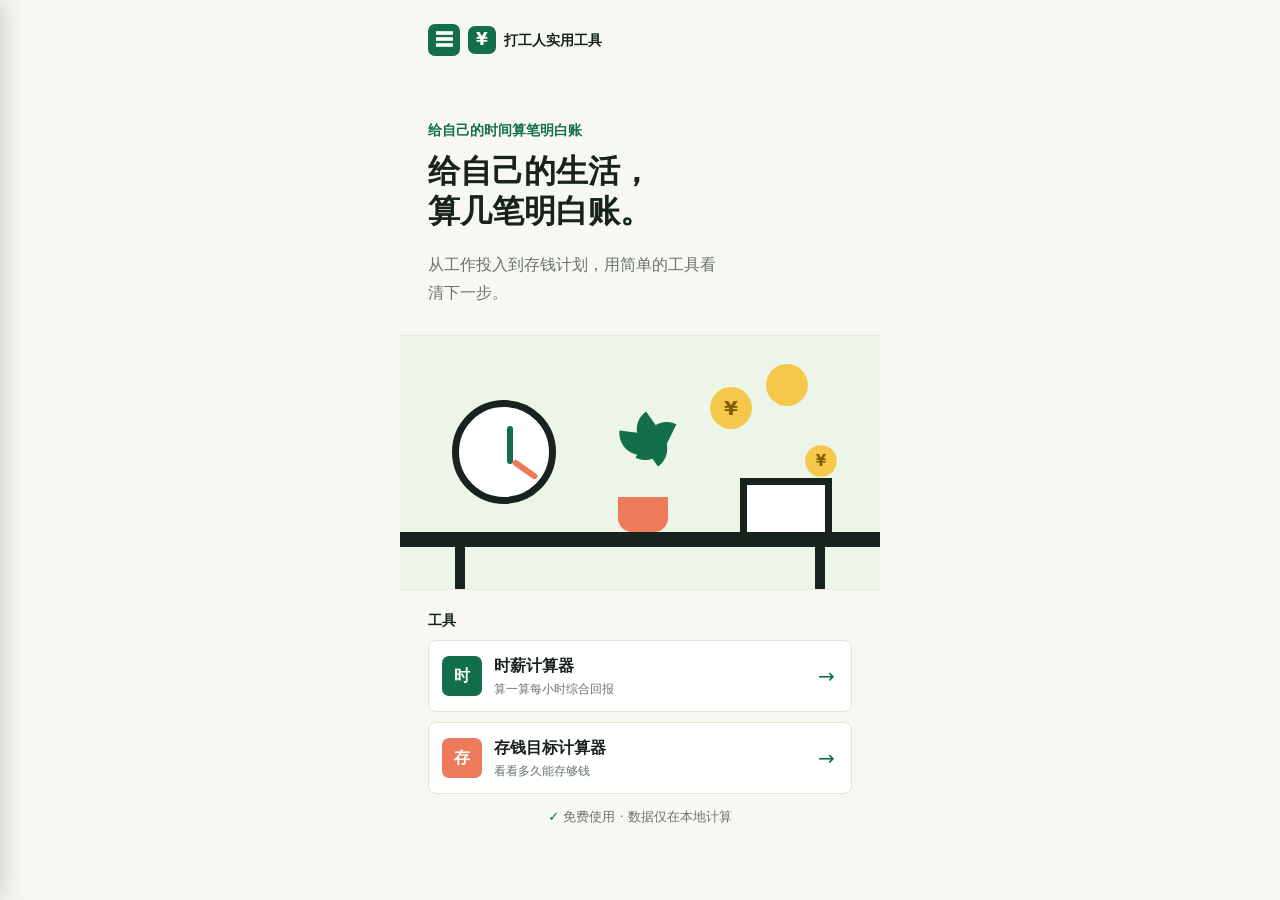
<file: index.html>
<!doctype html>
<html lang="zh-CN">
  <head>
    <meta charset="UTF-8" />
    <meta name="viewport" content="width=device-width, initial-scale=1.0, viewport-fit=cover" />
    <meta name="theme-color" content="#f7f8f2" />
    <meta name="description" content="在当前设备浏览器内算一算你的每小时综合投入回报。" />
    <title>打工人真实时薪计算器</title>
    <link rel="stylesheet" href="assets/styles.css" />
    <link rel="stylesheet" href="assets/compatibility.css" />
    <link rel="stylesheet" href="assets/drawer.css" />
  </head>
  <body>
    <main class="app-shell">
      <section class="view is-active home-view" data-view="home" aria-labelledby="home-title">
        <div class="brand-lockup"><button class="drawer-button" type="button" data-action="drawer-open" aria-label="打开工具栏" aria-expanded="false">☰</button><span class="brand-mark" aria-hidden="true">¥</span><span>打工人实用工具</span></div>
        <div class="hero-copy">
          <p class="eyebrow">给自己的时间算笔明白账</p>
          <h1 id="home-title">给自己的生活，<br />算几笔明白账。</h1>
          <p>从工作投入到存钱计划，用简单的工具看清下一步。</p>
        </div>
        <div class="hero-graphic" aria-hidden="true">
          <div class="sun"></div><div class="coin coin-one">¥</div><div class="coin coin-two">¥</div>
          <div class="clock"><span></span><i></i></div><div class="plant"><b></b><b></b><b></b></div>
          <div class="desk"><span></span></div>
        </div>
        <div class="home-actions">
          <p class="tool-list-title">工具</p>
          <div class="tool-list" aria-label="工具列表">
            <button class="tool-entry" type="button" data-action="hourly-form"><span class="tool-entry-icon" aria-hidden="true">时</span><span><b>时薪计算器</b><small>算一算每小时综合回报</small></span><i aria-hidden="true">→</i></button>
            <button class="tool-entry" type="button" data-action="savings-form"><span class="tool-entry-icon tool-entry-icon-savings" aria-hidden="true">存</span><span><b>存钱目标计算器</b><small>看看多久能存够钱</small></span><i aria-hidden="true">→</i></button>
          </div>
          <p class="privacy-note"><span aria-hidden="true">✓</span> 免费使用 · 数据仅在本地计算</p>
        </div>
      </section>

      <section class="view form-view" data-view="form" aria-labelledby="form-title" hidden>
        <header class="page-header"><button class="icon-button" type="button" data-action="drawer-open" aria-label="打开工具栏" aria-expanded="false">☰</button><p class="step">填写 6 项信息</p></header>
        <div class="page-intro"><p class="eyebrow">慢慢填，不着急</p><h1 id="form-title">先告诉我你的<br />工作情况</h1><p>所有数据都只在这台设备上计算。</p></div>
        <form id="calculator-form" novalidate>
          <div class="field-list">
            <label class="field"><span class="field-title">月收入</span><span class="input-wrap"><input name="monthlyIncome" type="number" min="0" max="100000" step="0.01" inputmode="decimal" value="3000" required /><em>元/月</em></span><small>按你想比较的税前或税后口径填写即可。</small><span class="field-error" data-error-for="monthlyIncome"></span></label>
            <label class="field"><span class="field-title">每月工作天数</span><span class="input-wrap"><input name="workDays" type="number" min="1" max="31" step="1" inputmode="numeric" value="22" required /><em>天/月</em></span><small>用于估算月度时间与按天支出。</small><span class="field-error" data-error-for="workDays"></span></label>
            <label class="field"><span class="field-title">每天工作时长</span><span class="input-wrap"><input name="dailyWorkHours" type="number" min="1" max="24" step="0.1" inputmode="decimal" value="8" required /><em>小时/天</em></span><small>只计算实际工作时间，不包括吃饭和休息。</small><span class="field-error" data-error-for="dailyWorkHours"></span></label>
            <label class="field"><span class="field-title">每天通勤时间</span><span class="input-wrap"><input name="dailyCommuteHours" type="number" min="0" max="10" step="0.1" inputmode="decimal" value="1" required /><em>小时/天</em></span><small>上下班往返总时间，可以填 0。</small><span class="field-error" data-error-for="dailyCommuteHours"></span></label>
            <label class="field"><span class="field-title">每天工作相关支出</span><span class="input-wrap"><input name="dailyWorkExpense" type="number" min="0" step="0.01" inputmode="decimal" value="20" required /><em>元/天</em></span><small>例如工作期间吃饭、交通、停车等。</small><span class="field-error" data-error-for="dailyWorkExpense"></span></label>
            <label class="field"><span class="field-title">每月住宿成本</span><span class="input-wrap"><input name="monthlyHousingCost" type="number" min="0" step="0.01" inputmode="decimal" value="500" required /><em>元/月</em></span><small>如住宿与工作无关，可以填写 0。</small><span class="field-error" data-error-for="monthlyHousingCost"></span></label>
          </div>
          <button class="button button-primary" type="submit">计算我的真实时薪 <span aria-hidden="true">→</span></button>
        </form>
      </section>

      <section class="view results-view" data-view="results" aria-labelledby="results-title" hidden>
        <header class="page-header"><button class="icon-button" type="button" data-action="drawer-open" aria-label="打开工具栏" aria-expanded="false">☰</button><p class="step">你的计算结果</p></header>
        <div class="results-intro"><p class="eyebrow">看见投入，也看见自己</p><h1 id="results-title">这是一份属于你的<br />投入参考</h1></div>
        <article class="hero-result"><p>每小时综合回报参考</p><strong data-result="comprehensiveHourlyRate">¥0.00</strong><span>/ 小时</span><div class="result-divider"></div><p class="hero-result-copy">按你填写的情况估算，你每投入一小时，综合回报约为 <b data-result="comprehensiveHourlyRateCopy">¥0.00 / 小时</b>。这份结果帮你看见时间和成本的投入，不定义你的价值。</p></article>
        <section class="tip-section" aria-label="参考提示"><span class="tip-icon" aria-hidden="true">✦</span><p data-result="message"></p><small>每一份工作都有不容易的地方。这是根据已填写数据生成的参考，不评价你的工作或选择。</small></section>
        <section class="metrics-section" aria-labelledby="metrics-title"><div class="section-heading"><h2 id="metrics-title">这笔账是这样算的</h2><span>按月估算</span></div><div class="metrics-grid">
          <article class="metric"><p>月收入</p><strong data-result="monthlyIncome"></strong></article><article class="metric"><p>实际工作时间</p><strong data-result="monthlyWorkHours"></strong></article>
          <article class="metric"><p>通勤时间</p><strong data-result="monthlyCommuteHours"></strong></article><article class="metric"><p>总投入时间</p><strong data-result="monthlyTotalHours"></strong></article>
          <article class="metric"><p>工作相关支出</p><strong data-result="monthlyWorkCost"></strong></article><article class="metric"><p>名义时薪</p><strong data-result="nominalHourlyRate"></strong></article>
          <article class="metric metric-highlight"><p>综合时薪</p><strong data-result="comprehensiveHourlyRateSmall"></strong></article>
        </div></section>
        <section class="yearly-insight"><span class="calendar-icon" aria-hidden="true">12</span><div><p>一年投入在工作上的时间</p><strong><span data-result="annualTotalHours"></span> 小时 · 约 <span data-result="equivalentDays"></span> 天</strong><small>如果把这些时间连续放在一起，大约相当于 <span data-result="equivalentDaysCopy"></span> 天。看见这些投入，也是在认真看见自己的努力。</small></div></section>
        <aside class="disclaimer">以上结果仅根据你填写的数据进行估算，不代表法律意义上的工资、劳动报酬或税务结果。本工具不会上传你的输入数据，计算在当前设备本地完成。</aside>
        <div class="result-actions"><button class="button button-secondary" type="button" data-action="form">重新计算</button><button class="button button-primary" type="button" data-action="share">分享我的结果 <span aria-hidden="true">↗</span></button></div><p class="share-status" aria-live="polite"></p>
      </section>

      <section class="view form-view" data-view="savings-form" aria-labelledby="savings-form-title" hidden>
        <header class="page-header"><button class="icon-button" type="button" data-action="drawer-open" aria-label="打开工具栏" aria-expanded="false">☰</button><p class="step">填写 3 项信息</p></header>
        <div class="page-intro"><p class="eyebrow">把目标拆成每个月</p><h1 id="savings-form-title">看看还要多久，<br />能存够这笔钱</h1><p>输入目标、已有存款和每月计划，结果会在这台设备上即时计算。</p></div>
        <form id="savings-form" novalidate>
          <div class="field-list">
            <label class="field"><span class="field-title">目标金额</span><span class="input-wrap"><input name="targetAmount" type="number" min="0.01" step="0.01" inputmode="decimal" value="10000" required /><em>元</em></span><small>想为自己存下的总金额。</small><span class="field-error" data-savings-error-for="targetAmount"></span></label>
            <label class="field"><span class="field-title">当前已有存款</span><span class="input-wrap"><input name="currentSavings" type="number" min="0" step="0.01" inputmode="decimal" value="3000" required /><em>元</em></span><small>已经为这个目标准备好的金额。</small><span class="field-error" data-savings-error-for="currentSavings"></span></label>
            <label class="field"><span class="field-title">每月计划存入金额</span><span class="input-wrap"><input name="monthlyContribution" type="number" min="0.01" step="0.01" inputmode="decimal" value="2000" required /><em>元/月</em></span><small>按你觉得舒服、能长期坚持的计划填写。</small><span class="field-error" data-savings-error-for="monthlyContribution"></span></label>
          </div>
          <button class="button button-primary" type="submit">计算我的存钱计划 <span aria-hidden="true">→</span></button>
        </form>
      </section>

      <section class="view results-view savings-results-view" data-view="savings-results" aria-labelledby="savings-results-title" hidden>
        <header class="page-header"><button class="icon-button" type="button" data-action="drawer-open" aria-label="打开工具栏" aria-expanded="false">☰</button><p class="step">你的存钱计划</p></header>
        <div class="results-intro"><p class="eyebrow">目标正在变得清楚</p><h1 id="savings-results-title">每一笔存下的钱，<br />都在靠近目标</h1></div>
        <article class="hero-result savings-hero-result" data-savings-state="in-progress">
          <p>距离目标</p><strong data-savings-result="remainingAmount">¥0.00</strong>
          <div class="result-divider"></div><p class="hero-result-copy" data-savings-result="summary">按照目前的计划，正在计算预计达成时间。</p>
        </article>
        <section class="savings-complete" data-savings-complete hidden><strong>恭喜，你已经达到存钱目标！</strong><p>现在可以为下一个想实现的目标继续规划。</p></section>
        <section class="savings-progress" aria-labelledby="savings-progress-title"><div class="section-heading"><h2 id="savings-progress-title">存钱进度</h2><span data-savings-result="progressPercent">0%</span></div><div class="progress-track" role="progressbar" aria-valuemin="0" aria-valuemax="100" aria-valuenow="0" aria-label="存钱目标完成进度"><span class="progress-fill" data-savings-progress></span></div><p>当前存款 <b data-savings-result="currentSavings">¥0.00</b> / 目标 <b data-savings-result="targetAmount">¥0.00</b></p><small>已完成 <span data-savings-result="progressPercentCopy">0%</span></small></section>
        <section class="metrics-section" aria-labelledby="savings-metrics-title"><div class="section-heading"><h2 id="savings-metrics-title">预计安排</h2><span>按月计算</span></div><div class="metrics-grid savings-metrics-grid">
          <article class="metric"><p>预计还需</p><strong data-savings-result="estimatedMonths">0 个月</strong></article><article class="metric"><p>预计时间</p><strong data-savings-result="duration">0 年 0 个月</strong></article>
          <article class="metric"><p>预计达成日期</p><strong data-savings-result="targetDate">--</strong></article><article class="metric"><p>最后一个月存入</p><strong data-savings-result="finalMonthAmount">¥0.00</strong></article>
        </div></section>
        <aside class="disclaimer">以上结果根据你填写的金额和每月计划进行估算，仅供个人规划参考。所有输入和计算都只在当前设备完成。</aside>
        <div class="result-actions"><button class="button button-secondary" type="button" data-action="savings-form">修改计划</button><button class="button button-primary" type="button" data-action="home">查看其他工具 <span aria-hidden="true">→</span></button></div>
      </section>
    </main>
    <div class="drawer-backdrop" id="drawer-backdrop" data-action="drawer-close" hidden></div>
    <aside class="tool-drawer" id="tool-drawer" aria-hidden="true" aria-label="工具栏">
      <div class="drawer-heading"><strong>工具</strong><button class="icon-button" type="button" data-action="drawer-close" aria-label="关闭工具栏">×</button></div>
      <nav class="drawer-tools" aria-label="工具导航">
        <button class="drawer-tool" type="button" data-action="hourly-form" data-drawer-tool="hourly"><span class="tool-entry-icon" aria-hidden="true">时</span><span><b>时薪计算器</b><small>算一算每小时综合回报</small></span></button>
        <button class="drawer-tool" type="button" data-action="savings-form" data-drawer-tool="savings"><span class="tool-entry-icon tool-entry-icon-savings" aria-hidden="true">存</span><span><b>存钱目标计算器</b><small>看看多久能存够钱</small></span></button>
      </nav>
    </aside>
    <script type="module" src="assets/app.js"></script>
  </body>
</html>
</file>
<file: assets/styles.css>
:root{--ink:#18231d;--muted:#6a746d;--paper:#f7f8f2;--surface:#fff;--line:#dfe5d9;--green:#136f4a;--green-dark:#0c5638;--mint:#dff1dc;--yellow:#f5c84b;--coral:#ee7a5c;--radius:8px}*{box-sizing:border-box}body{margin:0;background:var(--paper);color:var(--ink);font-family:"PingFang SC","Microsoft YaHei",system-ui,sans-serif;font-size:16px;letter-spacing:0;line-height:1.5}.app-shell{width:min(100%,480px);min-height:100dvh;margin:0 auto;background:var(--paper);overflow:hidden}.view{min-height:100dvh;padding:24px 20px 32px}.view[hidden]{display:none}.brand-lockup{display:flex;align-items:center;gap:8px;font-size:14px;font-weight:700}.brand-mark{display:grid;width:28px;height:28px;place-items:center;border-radius:7px;background:var(--green);color:#fff;font-size:17px}.hero-copy{margin-top:64px}.eyebrow{margin:0 0 10px;color:var(--green);font-size:14px;font-weight:700}h1{margin:0;font-size:32px;line-height:1.25;letter-spacing:0}h1+p,.page-intro>p:last-child{color:var(--muted);font-size:16px;line-height:1.75}.hero-copy>p:last-child{max-width:300px;margin:20px 0 0}.hero-graphic{position:relative;height:255px;margin:28px -20px 12px;overflow:hidden;background:#edf4e8;border-top:1px solid #e1ebdb;border-bottom:1px solid #e1ebdb}.sun{position:absolute;top:28px;right:72px;width:42px;height:42px;border-radius:50%;background:var(--yellow)}.clock{position:absolute;top:64px;left:52px;width:104px;height:104px;border:7px solid var(--ink);border-radius:50%;background:#fff}.clock span,.clock i{position:absolute;display:block;left:48px;top:19px;width:6px;height:38px;border-radius:5px;background:var(--green);transform-origin:3px 33px}.clock i{height:29px;background:var(--coral);transform:rotate(125deg)}.coin{position:absolute;display:grid;place-items:center;width:42px;height:42px;border-radius:50%;background:var(--yellow);color:#7f5d00;font-size:20px;font-weight:800}.coin-one{top:51px;right:128px}.coin-two{top:104px;right:38px;transform:scale(.75)}.desk{position:absolute;bottom:42px;left:0;width:100%;height:15px;background:var(--ink)}.desk:before,.desk:after{content:"";position:absolute;top:15px;width:10px;height:64px;background:var(--ink)}.desk:before{left:55px}.desk:after{right:55px}.desk span{position:absolute;right:48px;bottom:15px;width:92px;height:54px;border:7px solid var(--ink);border-bottom:0;background:#fff}.plant{position:absolute;bottom:57px;left:218px;width:50px;height:86px;border-bottom:35px solid var(--coral);border-radius:0 0 14px 14px}.plant b{position:absolute;bottom:32px;left:23px;width:22px;height:52px;border-radius:22px 0 22px 0;background:var(--green);transform:rotate(-35deg)}.plant b:nth-child(2){height:42px;left:10px;transform:rotate(-83deg)}.plant b:nth-child(3){height:48px;left:27px;transform:rotate(26deg)}.home-actions{margin-top:20px}.tool-list-title{margin:0 0 9px;font-size:14px;font-weight:700}.tool-list{display:grid;gap:10px}.tool-entry{display:grid;grid-template-columns:40px minmax(0,1fr) 20px;align-items:center;gap:12px;width:100%;border:1px solid var(--line);border-radius:8px;background:var(--surface);padding:13px;text-align:left;color:var(--ink);font:inherit;cursor:pointer}.tool-entry:active{transform:translateY(1px)}.tool-entry-icon{display:grid;width:40px;height:40px;place-items:center;border-radius:7px;background:var(--green);color:#fff;font-weight:800}.tool-entry-icon-savings{background:var(--coral)}.tool-entry b,.tool-entry small{display:block}.tool-entry b{font-size:16px}.tool-entry small{margin-top:2px;color:var(--muted);font-size:12px}.tool-entry i{color:var(--green);font-size:20px;font-style:normal}.button{width:100%;min-height:52px;border:0;border-radius:8px;padding:12px 18px;font:inherit;font-weight:700;cursor:pointer}.button-primary{display:flex;align-items:center;justify-content:space-between;background:var(--green);color:#fff;box-shadow:0 6px 0 var(--green-dark)}.button-primary:active{transform:translateY(3px);box-shadow:0 3px 0 var(--green-dark)}.button-secondary{border:1px solid #b8c6b9;background:transparent;color:var(--green)}.privacy-note{text-align:center;color:var(--muted);font-size:13px}.privacy-note span{color:var(--green);font-weight:800}.page-header{display:flex;align-items:center;justify-content:space-between}.icon-button{display:grid;width:44px;height:44px;place-items:center;border:1px solid var(--line);border-radius:8px;background:#fff;color:var(--ink);font-size:24px}.step{margin:0;color:var(--muted);font-size:14px}.page-intro,.results-intro{margin:32px 0 28px}.field-list{display:grid;gap:14px}.field{display:block;border:1px solid var(--line);border-radius:8px;background:var(--surface);padding:15px}.field-title{display:block;font-size:16px;font-weight:700}.input-wrap{display:flex;align-items:center;margin:8px 0 5px;border-bottom:1px solid #cad5ca}.input-wrap:focus-within{border-color:var(--green)}input{width:100%;border:0;outline:0;background:transparent;color:var(--ink);font:700 24px/1.5 inherit;min-width:0}input::-webkit-outer-spin-button,input::-webkit-inner-spin-button{-webkit-appearance:none;margin:0}.input-wrap em{flex:0 0 auto;color:var(--muted);font-size:14px;font-style:normal}.field small{display:block;color:var(--muted);font-size:12px;line-height:1.5}.field-error{display:none;margin-top:5px;color:#b24731;font-size:12px}.field.has-error{border-color:#d96a54}.field.has-error .field-error{display:block}form>.button{margin-top:26px}.hero-result{border:1px solid #bcd9b9;border-radius:8px;background:var(--mint);padding:23px 20px}.hero-result>p{margin:0;color:#34543e;font-size:14px}.hero-result strong{display:inline-block;margin-top:7px;color:var(--green);font-size:42px;line-height:1.15;letter-spacing:0}.hero-result>span{color:#34543e;font-weight:700}.result-divider{height:1px;margin:18px 0;background:#bcd9b9}.hero-result .hero-result-copy{color:#47614d;line-height:1.65}.tip-section{position:relative;margin:20px 0;padding:16px 16px 16px 50px;border-left:3px solid var(--yellow);background:#fff9e9}.tip-icon{position:absolute;left:17px;color:#bc8f10;font-size:21px}.tip-section p{margin:0 0 5px;font-weight:700}.tip-section small{color:var(--muted);font-size:12px;line-height:1.55}.metrics-section{margin-top:30px}.section-heading{display:flex;align-items:baseline;justify-content:space-between;margin-bottom:12px}.section-heading h2{margin:0;font-size:18px}.section-heading span{color:var(--muted);font-size:12px}.metrics-grid{display:grid;grid-template-columns:1fr 1fr;gap:10px}.metric{min-height:88px;border:1px solid var(--line);border-radius:8px;background:#fff;padding:13px}.metric p{margin:0;color:var(--muted);font-size:12px}.metric strong{display:block;margin-top:6px;font-size:18px}.metric-highlight{background:var(--green);border-color:var(--green);grid-column:span 2}.metric-highlight p,.metric-highlight strong{color:#fff}.yearly-insight{display:flex;gap:14px;margin-top:22px;padding:17px;border-radius:8px;background:#fff;border:1px solid var(--line)}.calendar-icon{display:grid;flex:0 0 40px;height:40px;place-items:center;border-radius:6px;background:var(--coral);color:#fff;font-weight:800;font-size:13px}.yearly-insight p,.yearly-insight small{margin:0;color:var(--muted);font-size:12px}.yearly-insight strong{display:block;margin:4px 0;font-size:18px}.yearly-insight small{line-height:1.55}.savings-complete{margin-bottom:20px;border:1px solid #bcd9b9;border-radius:8px;background:var(--mint);padding:22px 20px}.savings-complete strong{color:var(--green);font-size:22px}.savings-complete p{margin:8px 0 0;color:#47614d}.savings-progress{margin-top:22px;padding:16px;border:1px solid var(--line);border-radius:8px;background:var(--surface)}.savings-progress p{margin:11px 0 3px;font-size:14px}.savings-progress p b{font-weight:700}.savings-progress small{color:var(--muted);font-size:12px}.progress-track{height:12px;overflow:hidden;border-radius:6px;background:#e2e9e1}.progress-fill{display:block;width:0;height:100%;border-radius:inherit;background:var(--green);transition:width .2s ease}.savings-metrics-grid .metric strong{font-size:16px}.disclaimer{margin-top:18px;color:#78817b;font-size:12px;line-height:1.65}.result-actions{display:grid;grid-template-columns:1fr 1.4fr;gap:10px;margin-top:25px}.share-status{min-height:20px;margin:12px 0 0;color:var(--green);font-size:13px;text-align:center}@media(min-width:430px){.view{padding-left:28px;padding-right:28px}.hero-graphic{margin-left:-28px;margin-right:-28px}}
</file>
<file: assets/compatibility.css>
html{-webkit-text-size-adjust:100%;text-size-adjust:100%}.app-shell,.view{min-height:100vh}@supports (height:100dvh){.app-shell,.view{min-height:100dvh}}
</file>
<file: assets/drawer.css>
body.drawer-open{overflow:hidden}.drawer-button{display:grid;width:32px;height:32px;place-items:center;border:0;border-radius:7px;background:var(--green);color:#fff;font:700 18px/1 sans-serif;cursor:pointer}.drawer-backdrop{position:fixed;inset:0;z-index:20;background:rgba(24,35,29,.42)}.tool-drawer{position:fixed;z-index:21;top:0;bottom:0;left:0;width:min(86vw,320px);padding:20px;background:var(--paper);box-shadow:8px 0 24px rgba(24,35,29,.2);transform:translateX(-102%);transition:transform .2s ease}.tool-drawer.is-open{transform:translateX(0)}.drawer-heading{display:flex;align-items:center;justify-content:space-between;margin-bottom:26px;font-size:20px}.drawer-heading .icon-button{width:38px;height:38px;font-size:24px}.drawer-tools{display:grid;gap:10px}.drawer-tool{display:grid;grid-template-columns:40px minmax(0,1fr);align-items:center;gap:12px;width:100%;border:1px solid var(--line);border-radius:8px;background:#fff;padding:13px;text-align:left;color:var(--ink);font:inherit;cursor:pointer}.drawer-tool b,.drawer-tool small{display:block}.drawer-tool small{margin-top:2px;color:var(--muted);font-size:12px}.drawer-tool.is-current{border-color:var(--green);background:var(--mint)}.drawer-tool.is-current b{color:var(--green)}
</file>
